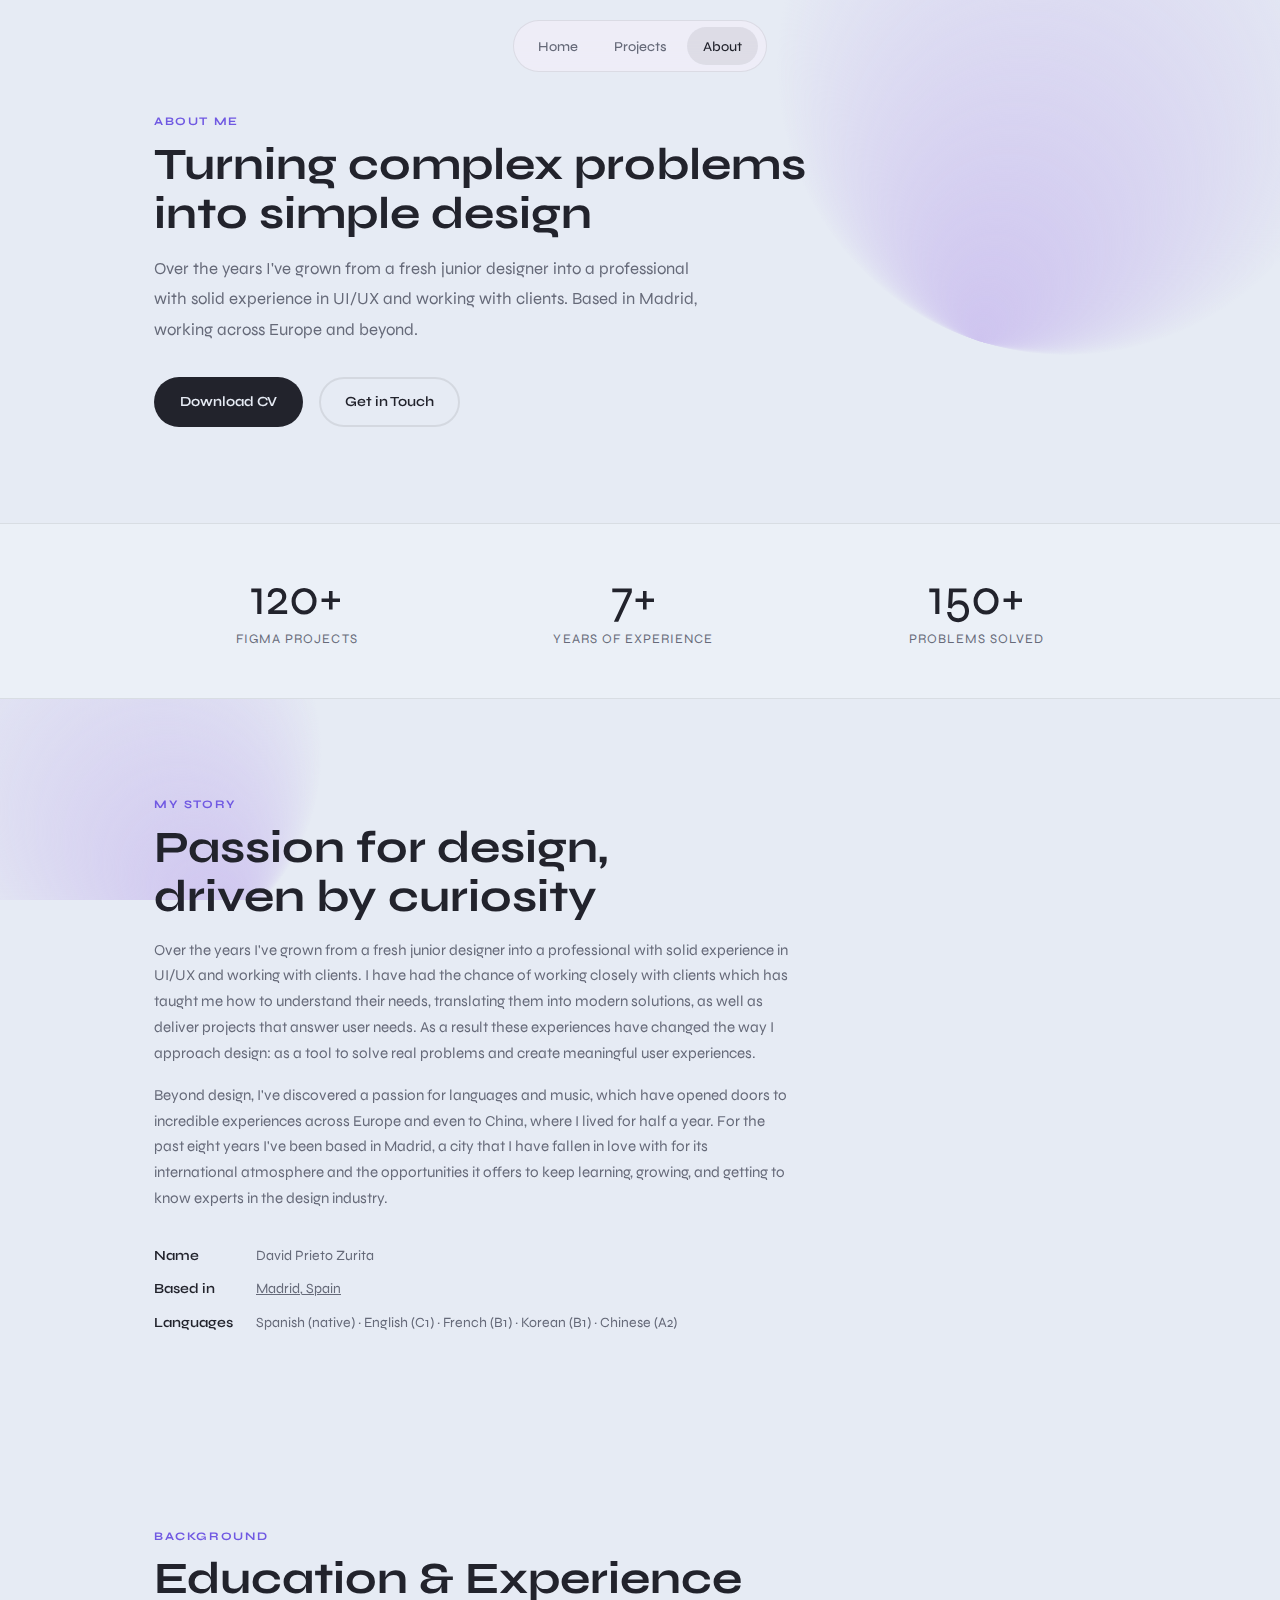
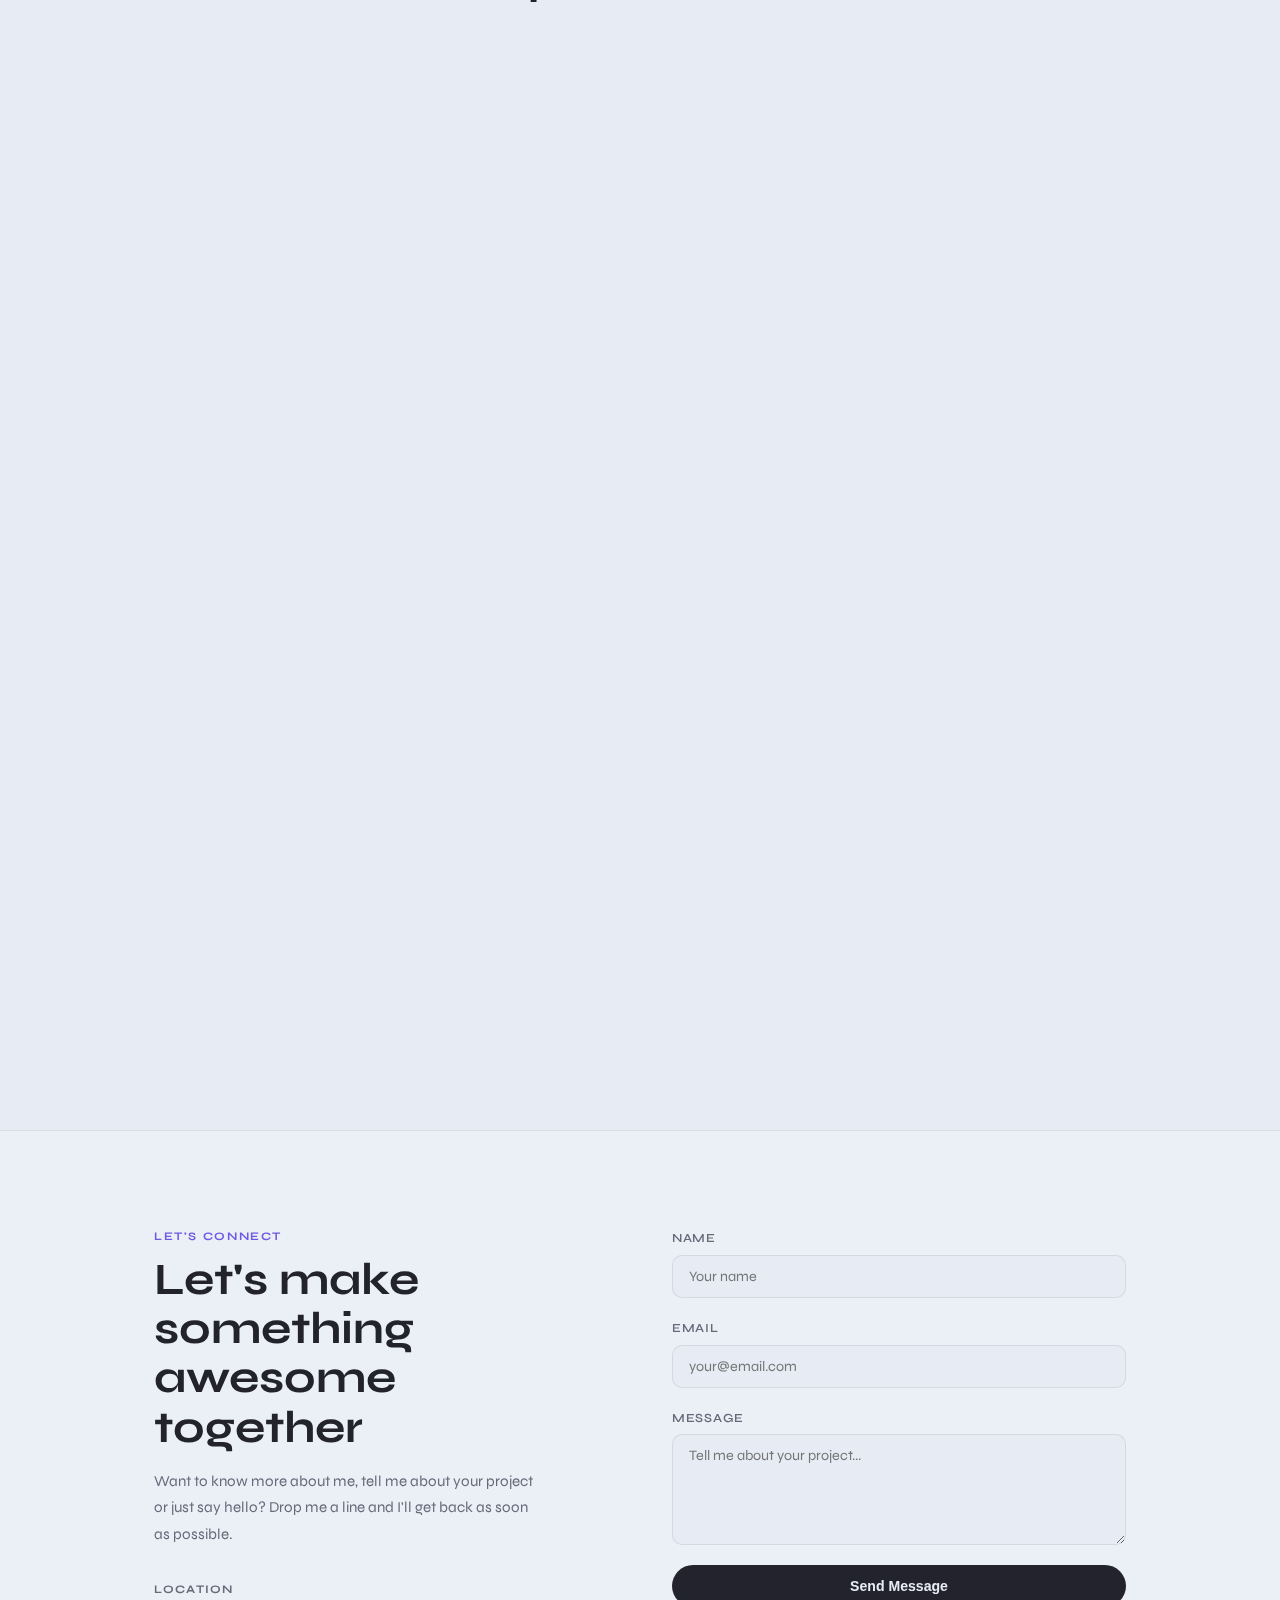
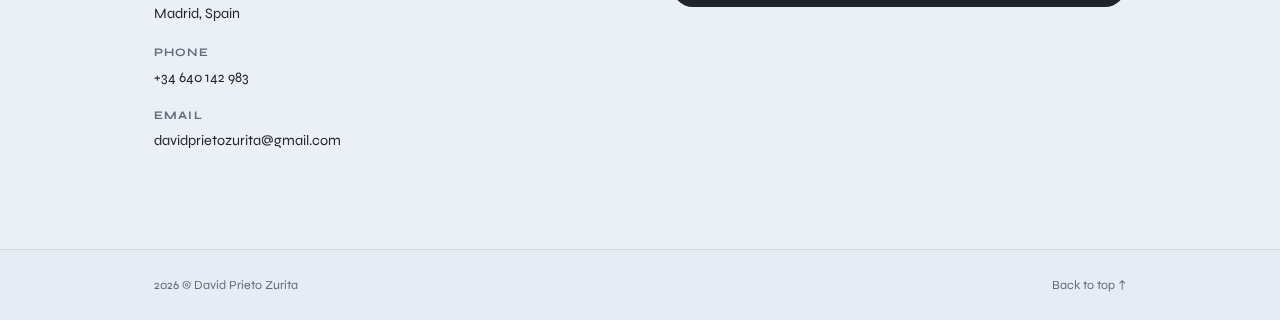
<file: about.html>
<!DOCTYPE html>
<html lang="en">
<head>
  <meta charset="UTF-8"/>
  <meta name="viewport" content="width=device-width, initial-scale=1.0"/>
  <title>About — David Prieto Zurita</title>

    <!-- Google Fonts  -->
    <link href="https://fonts.googleapis.com/css2?family=Syne:wght@400..800&display=swap" rel="stylesheet">

  <!-- Stylesheets -->
  <link rel="stylesheet" href="css/tokens.css">
  <link rel="stylesheet" href="css/base.css">
  <link rel="stylesheet" href="css/nav.css">
  <link rel="stylesheet" href="css/about.css">
</head>
<body>
    <!-- SVG Background -->
  <div id="svgBackground" class="svg-background">
    <div class="background__svg01">
      <svg version="1.1" xmlns="http://www.w3.org/2000/svg"
        width="1000px" height="1000px" viewBox="0 0 1000 1000">
        <defs>
          <radialGradient id="color-gradient" cx="418.5665" cy="225.9685" r="499.9326"
            fx="866.8251" fy="4.6162"
            gradientTransform="matrix(-0.6935 0.7207 -0.7207 -0.6935 953.1126 355.0528)"
            gradientUnits="userSpaceOnUse">
            <stop offset="0" style="stop-color:#CEC4EF"/>
            <stop offset="1" style="stop-color:#CEC4EF;stop-opacity:0"/>
          </radialGradient>
        </defs>
        <circle fill="url(#color-gradient)" cx="500" cy="500" r="500"/>
      </svg>
    </div>
    <div class="background__svg02">
      <svg version="1.1" xmlns="http://www.w3.org/2000/svg"
        width="429.6px" height="429.6px" viewBox="0 0 429.6 429.6">
        <defs>
          <radialGradient id="color-gradient-2" cx="2213.9312" cy="-11537.4219" r="214.85"
            fx="2393.6191" fy="-11419.6494"
            gradientTransform="matrix(1.902285e-02 0.9998 0.9998 -1.954636e-02 11706.5303 -2223.4016)"
            gradientUnits="userSpaceOnUse">
            <stop offset="0" style="stop-color:#CEC4EF"/>
            <stop offset="1" style="stop-color:#CEC4EF;stop-opacity:0"/>
          </radialGradient>
        </defs>
        <path fill="url(#color-gradient-2)" d="M63,63C146.9-21,282.9-21,366.8,62.9s83.8,219.9-0.1,303.8s-219.9,83.9-303.8,0.1S-20.9,146.9,63,63z"/>
      </svg>
    </div>
  </div>
  
  <!-- NAV — same as index.html but "About" has class="active" -->
<nav id="main-nav">
  <ul class="nav-links">
    <li><a href="index.html">Home</a></li>
    <li><a href="projects.html">Projects</a></li>
    <li><a href="about.html" class="active">About</a></li>
  </ul>
</nav>

  <!-- 1. PAGE HERO -->
  <section class="about-hero section">
    <div class="container">
      <span class="section-label">About Me</span>
      <h1 class="section-title">Turning complex problems<br>into simple design</h1>
      <p class="about-intro">
        Over the years I've grown from a fresh junior designer into a professional
        with solid experience in UI/UX and working with clients. Based in Madrid,
        working across Europe and beyond.
      </p>
      <div class="about-hero-actions">
        <a href="CV.pdf" target="_blank" class="btn btn-primary">Download CV</a>
        <a href="#contact" class="btn btn-outline">Get in Touch</a>
      </div>
    </div>
  </section>

  <!-- 2. STATS STRIP -->
  <div class="stats-strip reveal">
    <div class="container stats-inner">
      <div class="stat">
        <span class="stat-num">120+</span>
        <span class="stat-label">Figma projects</span>
      </div>
      <div class="stat">
        <span class="stat-num">7+</span>
        <span class="stat-label">Years of experience</span>
      </div>
      <div class="stat">
        <span class="stat-num">150+</span>
        <span class="stat-label">Problems solved</span>
      </div>
    </div>
  </div>

  <!-- 3. FULL BIO -->
  <section class="bio-section section reveal">
    <div class="container bio-inner">
      <div class="bio-text">
        <span class="section-label">My Story</span>
        <h2 class="section-title">Passion for design,<br>driven by curiosity</h2>
        <p>
          Over the years I've grown from a fresh junior designer into a professional
          with solid experience in UI/UX and working with clients. I have had the chance
          of working closely with clients which has taught me how to understand their needs,
          translating them into modern solutions, as well as deliver projects that answer
          user needs. As a result these experiences have changed the way I approach design:
          as a tool to solve real problems and create meaningful user experiences.
        </p>
        <p>
          Beyond design, I've discovered a passion for languages and music, which have
          opened doors to incredible experiences across Europe and even to China, where I
          lived for half a year. For the past eight years I've been based in Madrid, a city
          that I have fallen in love with for its international atmosphere and the
          opportunities it offers to keep learning, growing, and getting to know experts
          in the design industry.
        </p>
        <ul class="bio-details">
          <li><span>Name</span> David Prieto Zurita</li>
          <li><span>Based in</span> <a href="https://maps.app.goo.gl/8chw51vUoFSq97sJ8" target="_blank">Madrid, Spain</a></li>
          <li><span>Languages</span> Spanish (native) · English (C1) · French (B1) · Korean (B1) · Chinese (A2)</li>
        </ul>
      </div>
    </div>
  </section>

  <!-- 4. EDUCATION & EXPERIENCE -->
  <section class="resume-section section">
    <div class="container">
      <span class="section-label">Background</span>
      <h2 class="section-title">Education &amp; Experience</h2>

      <div class="timeline-grid">

        <!-- Education column -->
        <div class="timeline-col reveal">
          <h3 class="timeline-col-title">Education</h3>

          <div class="timeline-item">
            <span class="timeline-date">2015 – 2016</span>
            <h4 class="timeline-role">Graphic Design &amp; Prepress</h4>
            <p class="timeline-place">Gauss Multimedia</p>
            <p class="timeline-desc">Fundamentals of design, layout, color theory, and Adobe Creative Suite.</p>
          </div>

          <div class="timeline-item">
            <span class="timeline-date">2016 – 2017</span>
            <h4 class="timeline-role">Web Design &amp; Development</h4>
            <p class="timeline-place">Gauss Multimedia</p>
            <p class="timeline-desc">Front-end development with HTML, CSS, JavaScript, CMS, and responsive UI design using Bootstrap.</p>
          </div>

          <div class="timeline-item">
            <span class="timeline-date">2023</span>
            <h4 class="timeline-role">Google UX Design</h4>
            <p class="timeline-place">Coursera</p>
            <p class="timeline-desc">User-centered design, usability, prototyping, and UX workflows.</p>
          </div>
        </div>

        <!-- Experience column -->
        <div class="timeline-col reveal">
          <h3 class="timeline-col-title">Experience</h3>

          <div class="timeline-item">
            <span class="timeline-date">2020</span>
            <h4 class="timeline-role">Graphic &amp; UI Designer</h4>
            <p class="timeline-place">Freelance</p>
            <p class="timeline-desc">Projects ranging from branding to UI design, working directly with clients.</p>
          </div>

          <div class="timeline-item">
            <span class="timeline-date">2018 – Present</span>
            <h4 class="timeline-role">Visual, UI &amp; UX Designer</h4>
            <p class="timeline-place"><a href="https://collaborativeperks.com" target="_blank">Collaborative Perks</a></p>
            <p class="timeline-desc">
              Working closely with clients from first idea to final product — branding, UI interfaces,
              video editing, motion graphics, and off-line materials. Since 2023, focused on
              user-centered experiences using the latest UX practices.
            </p>
          </div>
        </div>

      </div>
    </div>
  </section>

  <!-- 5. SOFTWARE / TOOLS -->
  <section class="tools-section section reveal">
    <div class="container">
      <span class="section-label">Toolkit</span>
      <h2 class="section-title">Software I work with</h2>
      <div class="tools-grid">
        <div class="tool-item">
          <img src="img/icons/icon-figma.svg" alt="Figma"/>
          <span>Figma</span>
        </div>
        <div class="tool-item">
          <img src="img/icons/icon-photoshop.svg" alt="Photoshop"/>
          <span>Photoshop</span>
        </div>
        <div class="tool-item">
          <img src="img/icons/icon-illustrator.svg" alt="Illustrator"/>
          <span>Illustrator</span>
        </div>
        <div class="tool-item">
          <img src="img/icons/icon-sketch.svg" alt="Sketch"/>
          <span>Sketch</span>
        </div>
        <div class="tool-item">
          <img src="img/icons/icon-html.svg" alt="HTML5"/>
          <span>HTML5</span>
        </div>
        <div class="tool-item">
          <img src="img/icons/icon-css.svg" alt="CSS3"/>
          <span>CSS3</span>
        </div>
      </div>
    </div>
  </section>

  <!-- 6. CONTACT -->
  <section id="contact" class="contact-section">
    <div class="container contact-inner">

      <div class="contact-text">
        <span class="section-label">Let's Connect</span>
        <h2 class="section-title">Let's make something<br>awesome together</h2>
        <p class="contact-desc">
          Want to know more about me, tell me about your project or just say hello?
          Drop me a line and I'll get back as soon as possible.
        </p>
        <ul class="contact-details">
          <li>
            <span class="contact-detail-label">Location</span>
            <a href="https://maps.app.goo.gl/8chw51vUoFSq97sJ8" target="_blank">Madrid, Spain</a>
          </li>
          <li>
            <span class="contact-detail-label">Phone</span>
            <a href="tel:+34640142983">+34 640 142 983</a>
          </li>
          <li>
            <span class="contact-detail-label">Email</span>
            <a href="mailto:davidprietozurita@gmail.com">davidprietozurita@gmail.com</a>
          </li>
        </ul>
      </div>

      <div class="contact-form-wrap">
        <!-- SUCCESS MESSAGE (hidden by default, shown by JS) -->
        <div class="form-success" style="display:none;">
          <h3>Done!</h3>
          <p>Thanks for your message. I'll get back as soon as possible.</p>
        </div>

        <!-- FORM — keep your original form action/method here -->
        <form class="contact-form">
          <div class="form-group">
            <label for="name">Name</label>
            <input type="text" id="name" name="name" placeholder="Your name" required/>
          </div>
          <div class="form-group">
            <label for="email">Email</label>
            <input type="email" id="email" name="email" placeholder="your@email.com" required/>
          </div>
          <div class="form-group">
            <label for="message">Message</label>
            <textarea id="message" name="message" rows="5" placeholder="Tell me about your project..." required></textarea>
          </div>
          <button type="submit" class="btn btn-primary">Send Message</button>
        </form>
      </div>

    </div>
  </section>

  <!-- FOOTER -->
  <footer class="site-footer">
    <div class="container footer-inner">
      <span>2026 © David Prieto Zurita</span>
      <a href="#">Back to top ↑</a>
    </div>
  </footer>

  <script src="js/main.js"></script>
</body>
</html>
</file>
<file: css/tokens.css>
:root {
  --bg:          #e6ebf4;
  --bg-card:     #ebf0f7;
  --bg-elevated: #dde3ed;
  --ink:         #22232c;
  --ink-soft:    #666a79;
  --accent:      #7059e2;
  --accent-dim:  rgba(224, 123, 69, 0.12);
  --border:      rgba(0, 0, 0, 0.08);

  --font-display: 'Syne', sans-serif;
  --font-body:    'Syne', sans-serif;

  --nav-height: 68px;
  --max-width:  1100px;
  --radius:     16px;
  --radius-sm:  10px;
}
</file>
<file: css/base.css>
/* css/base.css */
*, *::before, *::after { box-sizing: border-box; margin: 0; padding: 0; }
html { scroll-behavior: smooth; }
body {
  font-family: var(--font-body);
  background: var(--bg);
  color: var(--ink);
  line-height: 1.7;
  -webkit-font-smoothing: antialiased;
}

/* ─── SVG Background ─── */
.svg-background {
  position: fixed;
  top: 0; left: 0;
  width: 100%; height: 100%;
  overflow: hidden;
  z-index: -1;
  pointer-events: none;
}

.background__svg01 {
  position: absolute;
  top: -15vh;
  right: -10vw;
  width: 465px; height: 465px;
}
.background__svg01 svg {
  width: 100%; height: 100%;
  opacity: 0;
  transform: translate3d(50px, -50px, 0);
  transition: opacity 0.8s ease, transform 0.8s ease;
}
.svg-background.loaded .background__svg01 svg {
  opacity: 1;
  transform: translate3d(0, 0, 0);
}

.background__svg02 {
  position: absolute;
  top: 60vh;
  left: -8vw;
  width: 320px; height: 320px;
}
.background__svg02 svg {
  width: 100%; height: 100%;
  opacity: 0;
  transform: translate3d(-50px, 50px, 0);
  transition: opacity 0.8s ease, transform 0.8s ease;
}
.svg-background.loaded .background__svg02 svg {
  opacity: 1;
  transform: translate3d(0, 0, 0);
}

@media (min-width: 1200px) {
  .background__svg01 { top: -25vh; right: -6vw; width: 580px; height: 580px; }
  .background__svg02 { top: 60vh; left: -8vw; width: 425px; height: 425px; }
}
@media (min-width: 1600px) {
  .background__svg01 { top: -45vh; right: -5vw; width: 880px; height: 880px; }
}

/* Reusable wrappers */
.container { max-width: var(--max-width); margin: 0 auto; padding: 0 5vw; }
.section   { padding: 6rem 0; }

/* Shared text utilities */
.section-label {
  font-size: 0.72rem; font-weight: 700; letter-spacing: 0.14em;
  text-transform: uppercase; color: var(--accent); display: block;
  margin-bottom: 0.5rem;
}
.section-title {
  font-family: var(--font-display);
  font-size: clamp(1.8rem, 3.5vw, 2.8rem);
  line-height: 1.1; margin-bottom: 1rem;

  font-weight: 700;
}

/* Shared buttons */
.btn {
  display: inline-flex; align-items: center; gap: 0.5rem;
  padding: 0.7rem 1.5rem; border-radius: 50px;
  font-size: 0.88rem; font-weight: 600; cursor: pointer;
  text-decoration: none; transition: all 0.2s; border: 2px solid transparent;
}
.btn-primary { background: var(--ink); color: var(--bg); }
.btn-primary:hover { background: var(--accent); }
.btn-outline  { border-color: var(--border); color: var(--ink); }
.btn-outline:hover { border-color: var(--ink); }

/* Animations */
@keyframes fadeUp {
  from { opacity: 0; transform: translateY(24px); }
  to   { opacity: 1; transform: translateY(0); }
}

/* Hero load animations */
.hero-text .section-label { animation: fadeUp 0.6s 0.1s both ease-out; }
.hero-title                { animation: fadeUp 0.6s 0.2s both ease-out; }
.hero-desc                 { animation: fadeUp 0.6s 0.3s both ease-out; }
.hero-actions              { animation: fadeUp 0.6s 0.4s both ease-out; }
.hero-image                { animation: fadeUp 0.8s 0.25s both ease-out; }

/* Scroll reveals */
.reveal { opacity: 0; transform: translateY(20px); transition: opacity 0.6s ease, transform 0.6s ease; }
.reveal.revealed { opacity: 1; transform: translateY(0); }

/* Staggered children */
.reveal-stagger > * { opacity: 0; transform: translateY(16px); transition: opacity 0.5s ease, transform 0.5s ease; }
.reveal-stagger.revealed > *:nth-child(1) { opacity: 1; transform: none; transition-delay: 0.05s; }
.reveal-stagger.revealed > *:nth-child(2) { opacity: 1; transform: none; transition-delay: 0.15s; }
.reveal-stagger.revealed > *:nth-child(3) { opacity: 1; transform: none; transition-delay: 0.25s; }

/* ─── Footer ─── */
.site-footer {
  background: var(--bg);
  border-top: 1px solid var(--border);
  padding: 1.5rem 0;
}
.footer-inner {
  display: flex; justify-content: space-between; align-items: center;
  flex-wrap: wrap; gap: 0.5rem;
  font-size: 0.78rem; color: var(--ink-soft);
}
.footer-inner a { color: var(--ink-soft); text-decoration: none; transition: color 0.2s; }
.footer-inner a:hover { color: var(--ink); }
</file>
<file: css/nav.css>
/* css/nav.css */
#main-nav {
  position: fixed;
  top: 1.25rem;
  left: 50%;
  transform: translateX(-50%);
  z-index: 100;

  background: rgba(22, 25, 31, 0.75);
  backdrop-filter: blur(16px);
  -webkit-backdrop-filter: blur(16px);
  border: 1px solid rgba(255, 255, 255, 0.08);
  border-radius: 50px;
  padding: 0.4rem 0.5rem;

  transition: background 0.3s, box-shadow 0.3s;
}

#main-nav.scrolled {
  background: rgba(22, 25, 31, 0.95);
  box-shadow: 0 8px 32px rgba(0, 0, 0, 0.4);
}

.nav-links {
  list-style: none;
  display: flex;
  align-items: center;
  gap: 0.25rem;
  margin: 0;
  padding: 0;
}

.nav-links a {
  display: block;
  font-size: 0.85rem;
  font-weight: 500;
  color: var(--ink-soft);
  text-decoration: none;
  padding: 0.45rem 1rem;
  border-radius: 50px;
  transition: color 0.2s, background 0.2s;
  white-space: nowrap;
}

.nav-links a:hover {
  color: var(--ink);
  background: rgba(255, 255, 255, 0.06);
}

.nav-links a.active {
  color: var(--ink);
  background: rgba(255, 255, 255, 0.1);
}

#main-nav {
  background: rgba(240, 238, 248, 0.75);
  border: 1px solid rgba(0, 0, 0, 0.08);
}
#main-nav.scrolled {
  background: rgba(240, 238, 248, 0.95);
  box-shadow: 0 8px 32px rgba(0, 0, 0, 0.1);
}
.nav-links a { color: var(--ink-soft); }
.nav-links a:hover { color: var(--ink); background: rgba(0, 0, 0, 0.05); }
.nav-links a.active { color: var(--ink); background: rgba(0, 0, 0, 0.07); }
</file>
<file: css/about.css>
/* css/about.css — stats strip */
.stats-strip {
  border-top: 1px solid var(--border); border-bottom: 1px solid var(--border);
  background: var(--bg-card); padding: 3rem 0;
}
.stats-inner {
  display: flex; justify-content: space-around;
  gap: 2rem; flex-wrap: wrap;
}
.stat { text-align: center; display: flex; flex-direction: column; gap: 0.3rem; }
.stat-num {
  font-family: var(--font-display);
  font-size: clamp(2.2rem, 4vw, 3.5rem);
  color: var(--ink); line-height: 1;
}
.stat-label { font-size: 0.82rem; color: var(--ink-soft); text-transform: uppercase; letter-spacing: 0.08em; }

/* ─── About Hero ─── */
.about-hero { padding-top: 7rem; }
.about-intro {
  font-size: 1.05rem; color: var(--ink-soft);
  max-width: 560px; margin-bottom: 2rem; line-height: 1.8;
}
.about-hero-actions { display: flex; gap: 1rem; flex-wrap: wrap; }

/* ─── Bio ─── */
.bio-text p {
  color: var(--ink-soft); margin-bottom: 1rem;
  font-size: 0.95rem; max-width: 640px;
}
.bio-details {
  list-style: none; margin-top: 2rem;
  display: flex; flex-direction: column; gap: 0.6rem;
}
.bio-details li {
  font-size: 0.88rem; color: var(--ink-soft);
  display: flex; gap: 0.75rem;
}
.bio-details li span {
  color: var(--ink); font-weight: 600;
  min-width: 90px; flex-shrink: 0;
}
.bio-details li a { color: var(--ink-soft); text-decoration: underline; }

/* ─── Timeline ─── */
.timeline-grid {
  display: grid;
  grid-template-columns: 1fr 1fr;
  gap: 3rem; margin-top: 3rem;
}
.timeline-col-title {
  font-size: 0.75rem; font-weight: 700; letter-spacing: 0.12em;
  text-transform: uppercase; color: var(--accent);
  margin-bottom: 2rem;
}
.timeline-item {
  padding-bottom: 2rem; margin-bottom: 2rem;
  border-bottom: 1px solid var(--border);
  position: relative; padding-left: 1rem;
}
.timeline-item::before {
  content: '';
  position: absolute; left: 0; top: 8px;
  width: 3px; height: calc(100% - 8px);
  background: var(--border); border-radius: 2px;
}
.timeline-item:last-child { border-bottom: none; margin-bottom: 0; }
.timeline-date {
  font-size: 0.75rem; font-weight: 600; letter-spacing: 0.08em;
  color: var(--accent); display: block; margin-bottom: 0.4rem;
}
.timeline-role {
  font-size: 0.95rem; font-weight: 600;
  color: var(--ink); margin-bottom: 0.2rem;
}
.timeline-place {
  font-size: 0.82rem; color: var(--ink-soft); margin-bottom: 0.5rem;
}
.timeline-place a { color: var(--ink-soft); text-decoration: underline; }
.timeline-desc { font-size: 0.85rem; color: var(--ink-soft); line-height: 1.65; }

@media (max-width: 700px) {
  .timeline-grid { grid-template-columns: 1fr; gap: 2rem; }
}

/* ─── Tools Grid ─── */
.tools-grid {
  display: grid;
  grid-template-columns: repeat(auto-fill, minmax(100px, 1fr));
  gap: 1rem; margin-top: 2rem;
}
.tool-item {
  background: var(--bg-card); border: 1px solid var(--border);
  border-radius: var(--radius-sm); padding: 1.5rem 1rem;
  display: flex; flex-direction: column; align-items: center; gap: 0.75rem;
  transition: border-color 0.2s, transform 0.2s;
}
.tool-item:hover { border-color: var(--accent); transform: translateY(-3px); }
.tool-item img { width: 36px; height: 36px; object-fit: contain; }
.tool-item span { font-size: 0.78rem; color: var(--ink-soft); font-weight: 500; }

/* ─── Contact Section ─── */
.contact-section {
  background: var(--bg-card);
  border-top: 1px solid var(--border);
  padding: 6rem 0;
}
.contact-inner {
  display: grid; grid-template-columns: 1fr 1fr;
  gap: 4rem; align-items: start;
}
.contact-desc {
  color: var(--ink-soft); font-size: 0.95rem;
  max-width: 380px; margin-bottom: 2rem; line-height: 1.75;
}
.contact-details { list-style: none; display: flex; flex-direction: column; gap: 1rem; }
.contact-details li { display: flex; flex-direction: column; gap: 0.2rem; }
.contact-detail-label {
  font-size: 0.72rem; font-weight: 700; letter-spacing: 0.1em;
  text-transform: uppercase; color: var(--ink-soft);
}
.contact-details a { color: var(--ink); text-decoration: none; font-size: 0.9rem; }
.contact-details a:hover { color: var(--accent); }

/* ─── Contact Form ─── */
.form-group { display: flex; flex-direction: column; gap: 0.4rem; margin-bottom: 1.2rem; }
.form-group label {
  font-size: 0.78rem; font-weight: 600; letter-spacing: 0.06em;
  text-transform: uppercase; color: var(--ink-soft);
}
.form-group input,
.form-group textarea {
  background: var(--bg); border: 1px solid var(--border);
  border-radius: var(--radius-sm); padding: 0.75rem 1rem;
  color: var(--ink); font-family: var(--font-body); font-size: 0.9rem;
  transition: border-color 0.2s; resize: vertical;
  outline: none;
}
.form-group input:focus,
.form-group textarea:focus { border-color: var(--accent); }
.contact-form .btn { width: 100%; justify-content: center; }

.form-success {
  background: var(--bg); border: 1px solid var(--border);
  border-radius: var(--radius); padding: 2rem;
  text-align: center;
}
.form-success h3 { font-family: var(--font-display); font-size: 1.5rem; margin-bottom: 0.5rem; }
.form-success p { color: var(--ink-soft); font-size: 0.9rem; }

@media (max-width: 800px) {
  .contact-inner { grid-template-columns: 1fr; gap: 3rem; }
}
</file>
